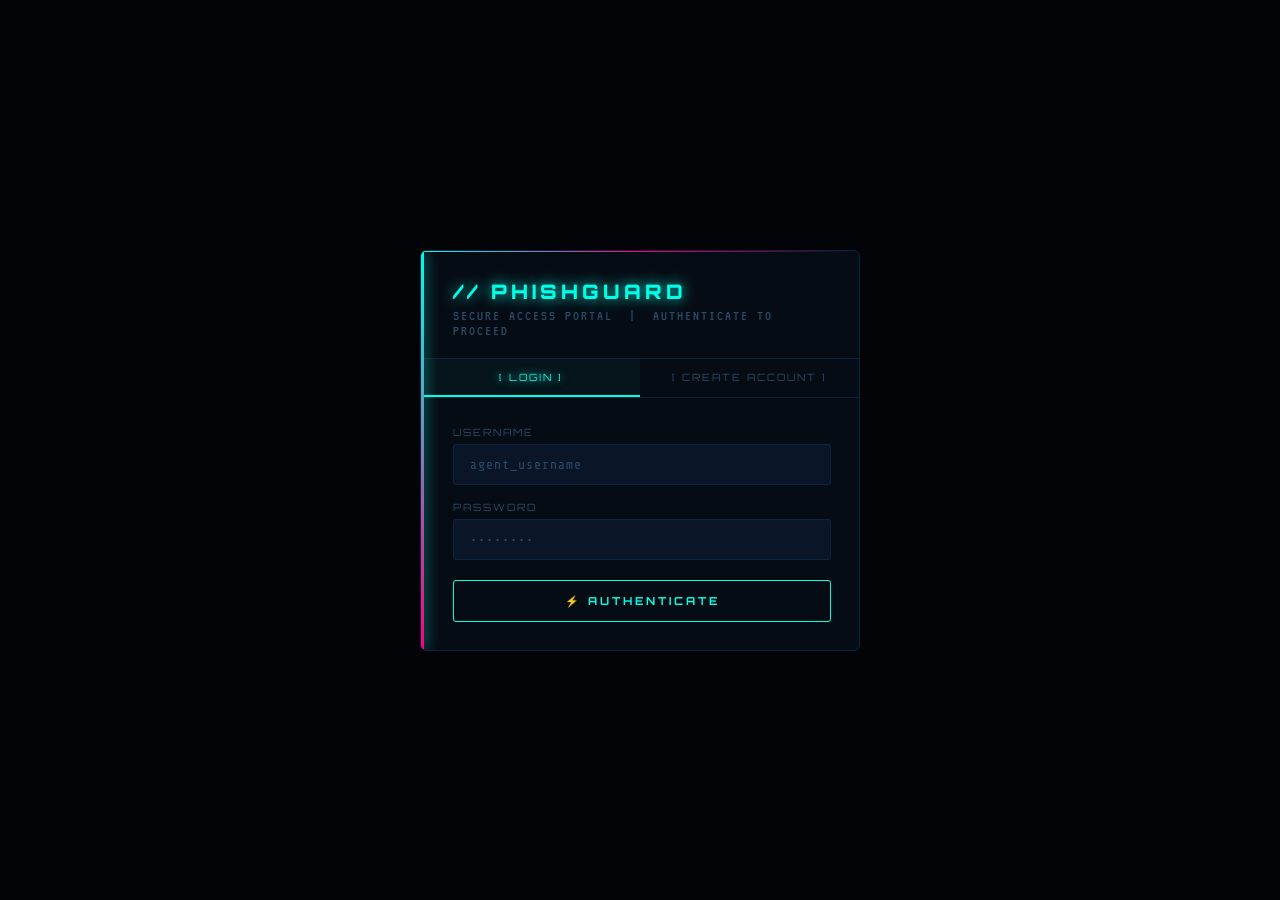
<file: milestone2/index.html>
<!DOCTYPE html>
<html lang="en">
<head>
<meta charset="UTF-8"/>
<meta name="viewport" content="width=device-width,initial-scale=1.0"/>
<title>PhishGuard // CYBER THREAT DETECTION</title>
<link href="https://fonts.googleapis.com/css2?family=Share+Tech+Mono&family=Orbitron:wght@400;700;900&family=VT323&display=swap" rel="stylesheet"/>
<style>
:root {
  --bg:      #020408;
  --bg2:     #060c14;
  --cyan:    #00ffe7;
  --magenta: #ff007f;
  --yellow:  #ffe600;
  --green:   #00ff41;
  --red:     #ff2a2a;
  --dim:     #0a1628;
  --border:  #0d2440;
  --text:    #b8d4f0;
  --muted:   #2a4a6a;
  --mono:    'Share Tech Mono', monospace;
  --display: 'Orbitron', sans-serif;
  --vt:      'VT323', monospace;
}
*,*::before,*::after{box-sizing:border-box;margin:0;padding:0}
*{cursor:crosshair}
html{scroll-behavior:smooth}
body{background:var(--bg);color:var(--text);font-family:var(--mono);min-height:100vh;overflow-x:hidden;position:relative}

/* scanlines */
body::before{content:'';position:fixed;inset:0;z-index:9998;pointer-events:none;background:repeating-linear-gradient(0deg,transparent,transparent 2px,rgba(0,0,0,.15) 2px,rgba(0,0,0,.15) 4px);animation:scanroll 8s linear infinite}
@keyframes scanroll{0%{background-position:0 0}100%{background-position:0 100px}}

/* hex grid */
body::after{content:'';position:fixed;inset:0;z-index:0;pointer-events:none;background-image:url("data:image/svg+xml,%3Csvg xmlns='http://www.w3.org/2000/svg' width='56' height='100'%3E%3Cpath d='M28 66L0 50V16L28 0l28 16v34L28 66zm0-2l26-15V18L28 2 2 18v30L28 64z' fill='none' stroke='%230d2440' stroke-width='1'/%3E%3C/svg%3E");opacity:.6}

@keyframes flicker{0%,19%,21%,23%,25%,54%,56%,100%{opacity:1}20%,24%,55%{opacity:.94}}

.glitch{position:relative;animation:flicker 4s infinite}
.glitch::before,.glitch::after{content:attr(data-text);position:absolute;left:0;top:0;width:100%}
.glitch::before{color:var(--magenta);clip-path:polygon(0 0,100% 0,100% 40%,0 40%);animation:glitch1 3s infinite;opacity:.7}
.glitch::after{color:var(--cyan);clip-path:polygon(0 60%,100% 60%,100% 100%,0 100%);animation:glitch2 3s infinite;opacity:.7}
@keyframes glitch1{0%,90%,100%{transform:translate(0)}91%{transform:translate(-3px,1px)}93%{transform:translate(3px,-1px)}95%{transform:translate(-2px,2px)}}
@keyframes glitch2{0%,85%,100%{transform:translate(0)}86%{transform:translate(3px,2px)}88%{transform:translate(-3px,-1px)}90%{transform:translate(2px,-2px)}}

.glow-c{text-shadow:0 0 8px var(--cyan),0 0 20px var(--cyan),0 0 40px var(--cyan)}
.glow-m{text-shadow:0 0 8px var(--magenta),0 0 20px var(--magenta)}
.glow-g{text-shadow:0 0 8px var(--green),0 0 20px var(--green)}
.glow-y{text-shadow:0 0 8px var(--yellow),0 0 20px var(--yellow)}
.glow-r{text-shadow:0 0 8px var(--red),0 0 20px var(--red)}

/* boot */
#boot{position:fixed;inset:0;z-index:9999;background:var(--bg);display:flex;flex-direction:column;align-items:center;justify-content:center;gap:4px;transition:opacity .5s}
#boot.hidden{opacity:0;pointer-events:none}
.boot-line{font-family:var(--vt);font-size:18px;color:var(--green);opacity:0;animation:bootfade .1s forwards;text-shadow:0 0 6px var(--green);width:min(620px,90vw)}
@keyframes bootfade{to{opacity:1}}

.wrap{position:relative;z-index:1;max-width:1200px;margin:0 auto;padding:0 24px 80px}

/* header */
header{padding:32px 0 24px;border-bottom:1px solid var(--border);margin-bottom:40px;position:relative}
header::after{content:'';position:absolute;bottom:-1px;left:0;width:200px;height:1px;background:linear-gradient(90deg,var(--cyan),transparent);box-shadow:0 0 10px var(--cyan)}
.header-top{display:flex;align-items:center;justify-content:space-between;margin-bottom:12px}
.logo-title{font-family:var(--display);font-size:clamp(20px,4vw,34px);font-weight:900;letter-spacing:4px;color:var(--cyan);text-transform:uppercase}
.logo-sub{font-family:var(--vt);font-size:18px;color:var(--muted);letter-spacing:3px;margin-top:4px}
.logo-sub span{color:var(--magenta)}
.header-right{display:flex;flex-direction:column;align-items:flex-end;gap:8px}
.system-time{font-family:var(--display);font-size:11px;color:var(--muted);letter-spacing:2px}
.threat-level{display:flex;align-items:center;gap:8px;font-family:var(--display);font-size:11px;letter-spacing:2px}
.threat-bar{display:flex;gap:3px}
.threat-seg{width:14px;height:6px;border-radius:2px;background:var(--border)}
.threat-seg.on-g{background:var(--green);box-shadow:0 0 6px var(--green)}
.threat-seg.on-y{background:var(--yellow);box-shadow:0 0 6px var(--yellow)}
.threat-seg.on-r{background:var(--red);box-shadow:0 0 6px var(--red)}

/* stats */
.stats-grid{display:grid;grid-template-columns:repeat(4,1fr);gap:12px;margin-bottom:32px}
.stat-card{background:var(--bg2);border:1px solid var(--border);border-radius:4px;padding:16px 20px;position:relative;overflow:hidden;transition:border-color .2s}
.stat-card:hover{border-color:var(--cyan)}
.stat-card::before{content:'';position:absolute;top:0;left:0;right:0;height:1px;background:linear-gradient(90deg,var(--cyan),transparent)}
.stat-label{font-size:10px;color:var(--muted);letter-spacing:2px;text-transform:uppercase;margin-bottom:10px}
.stat-value{font-family:var(--display);font-size:30px;font-weight:900;line-height:1}
.stat-delta{font-size:10px;color:var(--muted);margin-top:6px}
.corner{position:absolute;width:8px;height:8px}
.corner.tl{top:4px;left:4px;border-top:1px solid var(--cyan);border-left:1px solid var(--cyan)}
.corner.tr{top:4px;right:4px;border-top:1px solid var(--cyan);border-right:1px solid var(--cyan)}
.corner.bl{bottom:4px;left:4px;border-bottom:1px solid var(--cyan);border-left:1px solid var(--cyan)}
.corner.br{bottom:4px;right:4px;border-bottom:1px solid var(--cyan);border-right:1px solid var(--cyan)}

/* tabs */
.tabs{display:flex;border-bottom:1px solid var(--border);margin-bottom:32px}
.tab{padding:12px 22px;font-family:var(--display);font-size:11px;letter-spacing:2px;color:var(--muted);background:none;border:none;border-bottom:2px solid transparent;cursor:crosshair;transition:all .2s;text-transform:uppercase}
.tab:hover{color:var(--text)}
.tab.active{color:var(--cyan);border-bottom-color:var(--cyan);text-shadow:0 0 10px var(--cyan)}
.tab-panel{display:none}
.tab-panel.active{display:block}

/* panel */
.panel{background:var(--bg2);border:1px solid var(--border);border-radius:4px;position:relative;overflow:hidden;margin-bottom:20px}
.panel::before{content:'';position:absolute;top:0;left:0;width:3px;height:100%;background:var(--cyan);box-shadow:0 0 12px var(--cyan)}
.panel-head{padding:14px 20px 14px 24px;border-bottom:1px solid var(--border);display:flex;align-items:center;justify-content:space-between}
.panel-title{font-family:var(--display);font-size:11px;letter-spacing:2px;color:var(--cyan);text-transform:uppercase}
.panel-tag{font-size:10px;color:var(--muted);border:1px solid var(--border);padding:2px 8px;border-radius:2px;letter-spacing:1px}
.panel-body{padding:24px}

/* input */
.url-row{display:flex;gap:10px}
.url-input{flex:1;background:var(--dim);border:1px solid var(--border);border-radius:3px;padding:13px 18px;color:var(--cyan);font-family:var(--mono);font-size:14px;outline:none;transition:border-color .2s,box-shadow .2s;letter-spacing:1px}
.url-input::placeholder{color:var(--muted)}
.url-input:focus{border-color:var(--cyan);box-shadow:0 0 0 2px rgba(0,255,231,.1),inset 0 0 12px rgba(0,255,231,.04)}
.scan-btn{background:transparent;border:1px solid var(--cyan);color:var(--cyan);border-radius:3px;padding:13px 26px;font-family:var(--display);font-size:11px;font-weight:700;letter-spacing:3px;text-transform:uppercase;transition:all .2s;white-space:nowrap;position:relative;overflow:hidden}
.scan-btn::before{content:'';position:absolute;inset:0;background:var(--cyan);transform:scaleX(0);transform-origin:left;transition:transform .2s;z-index:0}
.scan-btn:hover::before{transform:scaleX(1)}
.scan-btn:hover{color:#000;box-shadow:0 0 20px rgba(0,255,231,.4)}
.scan-btn span{position:relative;z-index:1}
.scan-btn:disabled{opacity:.3}
.sec-btn{background:transparent;border:1px solid var(--border);color:var(--muted);border-radius:3px;padding:8px 16px;font-family:var(--display);font-size:10px;letter-spacing:2px;transition:all .2s}
.sec-btn:hover{border-color:var(--magenta);color:var(--magenta)}
.btn-row{display:flex;gap:10px;margin-top:14px}

/* progress */
.scan-progress{display:none;align-items:center;gap:12px;margin-top:10px}
.scan-progress.show{display:flex}
.prog-track{flex:1;height:2px;background:var(--border);border-radius:99px;overflow:hidden}
.prog-fill{height:100%;width:0%;background:linear-gradient(90deg,var(--cyan),var(--magenta));box-shadow:0 0 8px var(--cyan);transition:width .1s;border-radius:99px}
.prog-label{font-family:var(--vt);font-size:16px;color:var(--cyan);letter-spacing:1px;min-width:220px}

/* result */
.result-wrap{margin-top:20px;display:none;animation:fadeup .3s ease}
.result-wrap.show{display:block}
@keyframes fadeup{from{opacity:0;transform:translateY(10px)}to{opacity:1;transform:translateY(0)}}
.verdict-bar{display:flex;align-items:stretch;gap:16px;margin-bottom:16px}
.verdict-box{flex:0 0 160px;border-radius:4px;display:flex;flex-direction:column;align-items:center;justify-content:center;padding:20px;position:relative;overflow:hidden}
.verdict-box.phishing{background:rgba(255,0,127,.07);border:1px solid rgba(255,0,127,.4)}
.verdict-box.phishing::before{content:'';position:absolute;inset:0;background:repeating-linear-gradient(45deg,transparent,transparent 8px,rgba(255,0,127,.03) 8px,rgba(255,0,127,.03) 9px)}
.verdict-box.legit{background:rgba(0,255,65,.06);border:1px solid rgba(0,255,65,.3)}
.verdict-icon{font-size:40px;margin-bottom:8px}
.verdict-label{font-family:var(--display);font-size:12px;font-weight:900;letter-spacing:2px;text-transform:uppercase}
.result-meta{flex:1;display:flex;flex-direction:column;gap:8px}
.meta-row{display:flex;align-items:center;justify-content:space-between;background:var(--dim);border:1px solid var(--border);border-radius:3px;padding:10px 14px;gap:10px}
.meta-key{font-size:10px;color:var(--muted);letter-spacing:1px;white-space:nowrap}
.meta-val{font-size:13px;color:var(--text);word-break:break-all;text-align:right;flex:1}
.conf-label-row{display:flex;justify-content:space-between;font-size:10px;color:var(--muted);letter-spacing:1px;margin-bottom:6px}
.conf-track{height:8px;background:var(--border);border-radius:99px;overflow:hidden}
.conf-fill{height:100%;width:0%;border-radius:99px;transition:width 1.2s cubic-bezier(.16,1,.3,1)}
.conf-fill.phishing{background:linear-gradient(90deg,var(--magenta),var(--red));box-shadow:0 0 10px var(--magenta)}
.conf-fill.legit{background:linear-gradient(90deg,var(--cyan),var(--green));box-shadow:0 0 10px var(--cyan)}

/* features */
.features-title{font-family:var(--display);font-size:10px;letter-spacing:2px;color:var(--muted);text-transform:uppercase;margin:20px 0 10px}
.features-grid{display:grid;grid-template-columns:repeat(7,1fr);gap:8px}
.feat-chip{background:var(--dim);border:1px solid var(--border);border-radius:3px;padding:8px 6px;text-align:center;transition:border-color .2s}
.feat-chip:hover{border-color:var(--cyan)}
.feat-name{font-size:9px;color:var(--muted);letter-spacing:.5px;margin-bottom:4px}
.feat-val{font-family:var(--display);font-size:14px;font-weight:700;color:var(--cyan)}
.feat-val.alert{color:var(--magenta)}

/* risk bars */
.risk-grid{display:grid;gap:10px;margin-top:16px}
.risk-row{display:grid;grid-template-columns:130px 1fr 36px;align-items:center;gap:10px}
.risk-name{font-size:11px;color:var(--muted)}
.risk-track{height:4px;background:var(--border);border-radius:99px;overflow:hidden}
.risk-fill{height:100%;border-radius:99px;background:linear-gradient(90deg,var(--cyan),var(--magenta));box-shadow:0 0 6px var(--cyan);transition:width 1s cubic-bezier(.16,1,.3,1)}
.risk-score{font-size:11px;color:var(--cyan);text-align:right}

/* batch */
.batch-area{width:100%;background:var(--dim);border:1px solid var(--border);border-radius:3px;padding:14px;color:var(--cyan);font-family:var(--mono);font-size:13px;outline:none;resize:vertical;min-height:120px;letter-spacing:.5px;transition:border-color .2s}
.batch-area::placeholder{color:var(--muted)}
.batch-area:focus{border-color:var(--cyan)}
.batch-results{margin-top:16px;display:none}
.batch-results.show{display:block}

/* table */
.tbl-wrap{overflow:hidden;border-radius:4px;border:1px solid var(--border)}
table{width:100%;border-collapse:collapse}
thead tr{background:rgba(0,255,231,.03)}
th{padding:10px 14px;text-align:left;font-family:var(--display);font-size:9px;color:var(--muted);letter-spacing:2px;text-transform:uppercase;border-bottom:1px solid var(--border)}
td{padding:11px 14px;font-size:12px;border-bottom:1px solid rgba(255,255,255,.02);color:var(--muted);font-family:var(--mono)}
tr:last-child td{border-bottom:none}
tr:hover td{background:rgba(0,255,231,.02)}
.td-url{color:var(--text);max-width:260px;overflow:hidden;text-overflow:ellipsis;white-space:nowrap}
.badge{display:inline-block;padding:3px 10px;border-radius:2px;font-family:var(--display);font-size:9px;letter-spacing:1.5px}
.badge.phishing{background:rgba(255,0,127,.12);color:var(--magenta);border:1px solid rgba(255,0,127,.3)}
.badge.legit{background:rgba(0,255,65,.08);color:var(--green);border:1px solid rgba(0,255,65,.25)}
.del-btn{background:none;border:none;color:var(--muted);font-size:14px;border-radius:3px;padding:3px 7px;transition:all .15s}
.del-btn:hover{color:var(--red);background:rgba(255,42,42,.1)}

/* threat feed */
.feed-list{display:flex;flex-direction:column;gap:8px}
.feed-item{display:flex;align-items:center;gap:12px;background:var(--dim);border:1px solid var(--border);border-left:2px solid var(--magenta);border-radius:3px;padding:10px 14px;animation:slideright .3s ease}
@keyframes slideright{from{opacity:0;transform:translateX(-8px)}to{opacity:1;transform:translateX(0)}}
.feed-icon{font-size:18px}
.feed-url{font-size:12px;color:var(--text);flex:1;overflow:hidden;text-overflow:ellipsis;white-space:nowrap}
.feed-time{font-size:10px;color:var(--muted);white-space:nowrap}

/* toast */
#toast{position:fixed;bottom:28px;right:28px;z-index:9997;background:var(--bg2);border:1px solid var(--cyan);color:var(--cyan);padding:12px 20px;border-radius:3px;font-size:12px;letter-spacing:1px;box-shadow:0 0 20px rgba(0,255,231,.2);transform:translateY(60px);opacity:0;transition:all .3s cubic-bezier(.16,1,.3,1);pointer-events:none;font-family:var(--display)}
#toast.show{transform:translateY(0);opacity:1}

::-webkit-scrollbar{width:4px}
::-webkit-scrollbar-track{background:var(--bg)}
::-webkit-scrollbar-thumb{background:var(--border);border-radius:99px}
.empty{text-align:center;padding:40px;color:var(--muted);font-size:12px;letter-spacing:1px}
.loader-dot{display:inline-block;animation:blink 1s step-end infinite}
@keyframes blink{50%{opacity:0}}

@media(max-width:768px){
  .stats-grid{grid-template-columns:repeat(2,1fr)}
  .features-grid{grid-template-columns:repeat(4,1fr)}
  .verdict-bar{flex-direction:column}
  .verdict-box{flex:none}
  .url-row{flex-direction:column}
  .header-top{flex-direction:column;gap:12px;align-items:flex-start}
  .tabs{overflow-x:auto}
  .tab{padding:10px 14px;font-size:9px}
}

/* --- Auth overlay --------------------------------------- */
#authOverlay{position:fixed;inset:0;z-index:10000;background:var(--bg);display:flex;align-items:center;justify-content:center;transition:opacity .4s}
#authOverlay.hidden{opacity:0;pointer-events:none}

.auth-card{background:var(--bg2);border:1px solid var(--border);border-radius:6px;width:min(440px,92vw);position:relative;overflow:hidden}
.auth-card::before{content:'';position:absolute;top:0;left:0;width:3px;height:100%;background:linear-gradient(180deg,var(--cyan),var(--magenta));box-shadow:0 0 14px var(--cyan)}
.auth-card::after{content:'';position:absolute;top:0;left:0;right:0;height:1px;background:linear-gradient(90deg,var(--cyan),var(--magenta),transparent)}

.auth-header{padding:28px 28px 20px 32px;border-bottom:1px solid var(--border)}
.auth-logo{font-family:var(--display);font-size:20px;font-weight:900;letter-spacing:4px;color:var(--cyan);text-shadow:0 0 14px var(--cyan)}
.auth-sub{font-family:var(--vt);font-size:15px;color:var(--muted);letter-spacing:2px;margin-top:4px}

.auth-tabs{display:flex;border-bottom:1px solid var(--border)}
.auth-tab{flex:1;padding:12px;font-family:var(--display);font-size:10px;letter-spacing:2px;color:var(--muted);background:none;border:none;border-bottom:2px solid transparent;transition:all .2s;text-transform:uppercase}
.auth-tab.active{color:var(--cyan);border-bottom-color:var(--cyan);background:rgba(0,255,231,.03);text-shadow:0 0 8px var(--cyan)}
.auth-tab:hover:not(.active){color:var(--text)}

.auth-body{padding:28px 28px 28px 32px;display:flex;flex-direction:column;gap:16px}

.auth-field{display:flex;flex-direction:column;gap:6px}
.auth-label{font-size:10px;color:var(--muted);letter-spacing:2px;text-transform:uppercase;font-family:var(--display)}
.auth-input{background:var(--dim);border:1px solid var(--border);border-radius:3px;padding:12px 16px;color:var(--cyan);font-family:var(--mono);font-size:13px;outline:none;transition:border-color .2s,box-shadow .2s;letter-spacing:1px;width:100%}
.auth-input::placeholder{color:var(--muted)}
.auth-input:focus{border-color:var(--cyan);box-shadow:0 0 0 2px rgba(0,255,231,.1)}

.auth-btn{background:transparent;border:1px solid var(--cyan);color:var(--cyan);border-radius:3px;padding:13px;font-family:var(--display);font-size:11px;font-weight:700;letter-spacing:3px;text-transform:uppercase;width:100%;position:relative;overflow:hidden;transition:all .2s;margin-top:4px}
.auth-btn::before{content:'';position:absolute;inset:0;background:var(--cyan);transform:scaleX(0);transform-origin:left;transition:transform .25s;z-index:0}
.auth-btn:hover::before{transform:scaleX(1)}
.auth-btn:hover{color:#000;box-shadow:0 0 20px rgba(0,255,231,.4)}
.auth-btn span{position:relative;z-index:1}
.auth-btn:disabled{opacity:.4}

.auth-err{background:rgba(255,0,127,.08);border:1px solid rgba(255,0,127,.3);border-radius:3px;padding:10px 14px;font-size:11px;color:var(--magenta);letter-spacing:.5px;display:none}
.auth-err.show{display:block}
.auth-ok{background:rgba(0,255,65,.07);border:1px solid rgba(0,255,65,.25);border-radius:3px;padding:10px 14px;font-size:11px;color:var(--green);letter-spacing:.5px;display:none}
.auth-ok.show{display:block}

/* --- User badge in header ------------------------------- */
.user-badge{display:flex;align-items:center;gap:10px;margin-top:6px}
.user-dot{width:7px;height:7px;border-radius:50%;background:var(--green);box-shadow:0 0 8px var(--green);flex-shrink:0}
.user-name{font-family:var(--display);font-size:10px;letter-spacing:2px;color:var(--green)}
.logout-btn{font-family:var(--display);font-size:9px;letter-spacing:1px;color:var(--muted);background:none;border:1px solid var(--border);border-radius:2px;padding:3px 8px;transition:all .15s}
.logout-btn:hover{color:var(--red);border-color:var(--red)}
</style>
</head>
<body>

<!-- Auth Overlay -->
<div id="authOverlay">
  <div class="auth-card">
    <div class="auth-header">
      <div class="auth-logo">// PHISHGUARD</div>
      <div class="auth-sub">SECURE ACCESS PORTAL &nbsp;|&nbsp; AUTHENTICATE TO PROCEED</div>
    </div>
    <div class="auth-tabs">
      <button class="auth-tab active" onclick="switchAuthTab('login')">[ LOGIN ]</button>
      <button class="auth-tab" onclick="switchAuthTab('signup')">[ CREATE ACCOUNT ]</button>
    </div>

    <!-- LOGIN FORM -->
    <div class="auth-body" id="authLogin">
      <div class="auth-field">
        <div class="auth-label">Username</div>
        <input class="auth-input" id="loginUser" type="text" placeholder="agent_username" autocomplete="username" onkeydown="if(event.key==='Enter')doLogin()"/>
      </div>
      <div class="auth-field">
        <div class="auth-label">Password</div>
        <input class="auth-input" id="loginPass" type="password" placeholder="&#8226;&#8226;&#8226;&#8226;&#8226;&#8226;&#8226;&#8226;" autocomplete="current-password" onkeydown="if(event.key==='Enter')doLogin()"/>
      </div>
      <div class="auth-err" id="loginErr"></div>
      <button class="auth-btn" id="loginBtn" onclick="doLogin()"><span>&#9889; AUTHENTICATE</span></button>
    </div>

    <!-- SIGNUP FORM -->
    <div class="auth-body" id="authSignup" style="display:none">
      <div class="auth-field">
        <div class="auth-label">Username</div>
        <input class="auth-input" id="signUser" type="text" placeholder="choose_callsign" autocomplete="username"/>
      </div>
      <div class="auth-field">
        <div class="auth-label">Email</div>
        <input class="auth-input" id="signEmail" type="email" placeholder="agent@domain.com" autocomplete="email"/>
      </div>
      <div class="auth-field">
        <div class="auth-label">Password <span style="color:var(--muted);font-size:9px">(min 6 chars)</span></div>
        <input class="auth-input" id="signPass" type="password" placeholder="&#8226;&#8226;&#8226;&#8226;&#8226;&#8226;&#8226;&#8226;" autocomplete="new-password"/>
      </div>
      <div class="auth-err" id="signErr"></div>
      <div class="auth-ok" id="signOk"></div>
      <button class="auth-btn" id="signBtn" onclick="doSignup()"><span>&#9889; CREATE ACCOUNT</span></button>
    </div>
  </div>
</div>

<!-- Boot screen -->
<div id="boot">
  <div class="boot-line" style="animation-delay:.1s">PHISHGUARD OS v3.7.1 &mdash; INITIALIZING...</div>
  <div class="boot-line" style="animation-delay:.4s">LOADING RANDOM FOREST CLASSIFIER MODULE... OK</div>
  <div class="boot-line" style="animation-delay:.7s">CONNECTING TO THREAT DATABASE... OK</div>
  <div class="boot-line" style="animation-delay:1.0s">LOADING FEATURE EXTRACTION ENGINE... OK</div>
  <div class="boot-line" style="animation-delay:1.3s">SCANNING NETWORK INTERFACES... OK</div>
  <div class="boot-line" style="animation-delay:1.6s">CALIBRATING ML DECISION BOUNDARIES... OK</div>
  <div class="boot-line" style="animation-delay:1.9s;color:#ff007f">WARNING: ELEVATED PHISHING ACTIVITY DETECTED IN REGION</div>
  <div class="boot-line" style="animation-delay:2.2s">LAUNCHING CYBER THREAT DETECTION INTERFACE...</div>
  <div class="boot-line" style="animation-delay:2.5s;color:#ffe600">&#9632;&#9632;&#9632;&#9632;&#9632;&#9632;&#9632;&#9632;&#9632;&#9632;&#9632;&#9632;&#9632;&#9632;&#9632;&#9632;&#9632;&#9632;&#9632;&#9632; 100%</div>
</div>

<div class="wrap">
  <header>
    <div class="header-top">
      <div>
        <div class="logo-title glitch glow-c" data-text="// PHISHGUARD">&nbsp;// PHISHGUARD</div>
        <div class="logo-sub">CYBER THREAT DETECTION SYSTEM &nbsp;|&nbsp; <span>ML ENGINE ACTIVE</span></div>
      </div>
      <div class="header-right">
        <div class="system-time" id="sysTime">SYS TIME: --:--:--</div>
        <div class="threat-level">
          <span style="font-size:10px;color:var(--muted);letter-spacing:1px">THREAT LVL</span>
          <div class="threat-bar">
            <div class="threat-seg on-g"></div>
            <div class="threat-seg on-g"></div>
            <div class="threat-seg on-y"></div>
            <div class="threat-seg on-y"></div>
            <div class="threat-seg"></div>
          </div>
          <span style="font-size:10px;color:var(--yellow);letter-spacing:1px">ELEVATED</span>
        </div>
        <div class="user-badge" id="userBadge" style="display:none">
          <div class="user-dot"></div>
          <span class="user-name" id="userNameDisplay">AGENT</span>
          <button class="logout-btn" onclick="doLogout()">LOGOUT</button>
        </div>
      </div>
    </div>
  </header>

  <!-- Stats -->
  <div class="stats-grid">
    <div class="stat-card">
      <div class="corner tl"></div><div class="corner tr"></div><div class="corner bl"></div><div class="corner br"></div>
      <div class="stat-label">URLs Analysed</div>
      <div class="stat-value glow-c" id="statTotal">0</div>
      <div class="stat-delta">All time scans</div>
    </div>
    <div class="stat-card">
      <div class="stat-label">Threats Detected</div>
      <div class="stat-value glow-m" id="statPhishing" style="color:var(--magenta)">0</div>
      <div class="stat-delta">Confirmed phishing</div>
    </div>
    <div class="stat-card">
      <div class="stat-label">Safe URLs</div>
      <div class="stat-value glow-g" id="statLegit" style="color:var(--green)">0</div>
      <div class="stat-delta">Verified legit</div>
    </div>
    <div class="stat-card">
      <div class="stat-label">Phishing Rate</div>
      <div class="stat-value glow-y" id="statRate" style="color:var(--yellow)">0%</div>
      <div class="stat-delta">Of total scans</div>
    </div>
  </div>

  <!-- Tabs -->
  <div class="tabs">
    <button class="tab active" onclick="switchTab(this,'single')">[ SINGLE SCAN ]</button>
    <button class="tab" onclick="switchTab(this,'batch')">[ BATCH SCAN ]</button>
    <button class="tab" onclick="switchTab(this,'history')">[ SCAN LOG ]</button>
    <button class="tab" onclick="switchTab(this,'threats')">[ THREAT FEED ]</button>
  </div>

  <!-- SINGLE SCAN -->
  <div class="tab-panel active" id="panel-single">
    <div class="panel">
      <div class="panel-head">
        <div class="panel-title">URL THREAT ANALYSER</div>
        <div class="panel-tag">RANDOM FOREST // 200 ESTIMATORS</div>
      </div>
      <div class="panel-body">
        <div class="url-row">
          <input class="url-input" id="urlInput" type="text"
            placeholder="https://target-url-to-analyse.com/path"
            onkeydown="if(event.key==='Enter')scanUrl()"/>
          <button class="scan-btn" id="scanBtn" onclick="scanUrl()">
            <span>&#9889; EXECUTE SCAN</span>
          </button>
        </div>
        <div class="scan-progress" id="scanProgress">
          <div class="prog-track"><div class="prog-fill" id="progFill"></div></div>
          <div class="prog-label" id="progLabel">INITIALIZING<span class="loader-dot">_</span></div>
        </div>

        <div class="result-wrap" id="resultWrap">
          <div class="verdict-bar">
            <div class="verdict-box" id="verdictBox">
              <div class="verdict-icon" id="verdictIcon"></div>
              <div class="verdict-label" id="verdictLabel"></div>
            </div>
            <div class="result-meta">
              <div class="meta-row">
                <div class="meta-key">TARGET URL</div>
                <div class="meta-val" id="metaUrl" style="color:var(--cyan);font-size:11px"></div>
              </div>
              <div class="meta-row">
                <div class="meta-key">CLASSIFICATION</div>
                <div class="meta-val" id="metaClass"></div>
              </div>
              <div class="meta-row" style="flex-direction:column;align-items:stretch">
                <div class="conf-label-row">
                  <span>MODEL CONFIDENCE</span>
                  <span id="confVal"></span>
                </div>
                <div class="conf-track">
                  <div class="conf-fill" id="confFill"></div>
                </div>
              </div>
            </div>
          </div>

          <div class="features-title">// FEATURE RISK BREAKDOWN</div>
          <div class="risk-grid" id="riskGrid"></div>

          <div class="features-title" style="margin-top:18px">// EXTRACTED FEATURE VECTOR</div>
          <div class="features-grid" id="featuresGrid"></div>
        </div>
      </div>
    </div>
  </div>

  <!-- BATCH SCAN -->
  <div class="tab-panel" id="panel-batch">
    <div class="panel">
      <div class="panel-head">
        <div class="panel-title">BATCH URL SCANNER</div>
        <div class="panel-tag">MAX 20 URLS PER BATCH</div>
      </div>
      <div class="panel-body">
        <textarea class="batch-area" id="batchInput"
          placeholder="Paste URLs &mdash; one per line:&#10;https://example.com&#10;http://suspicious-site.net/login&#10;https://bank-secure-verify.xyz/account"></textarea>
        <div class="btn-row">
          <button class="scan-btn" onclick="runBatch()"><span>&#9889; SCAN ALL URLS</span></button>
          <button class="sec-btn" onclick="document.getElementById('batchInput').value=''">CLEAR</button>
        </div>
        <div class="batch-results tbl-wrap" id="batchResults">
          <table>
            <thead><tr><th>#</th><th>URL</th><th>VERDICT</th><th>CONFIDENCE</th></tr></thead>
            <tbody id="batchBody"></tbody>
          </table>
        </div>
      </div>
    </div>
  </div>

  <!-- SCAN LOG -->
  <div class="tab-panel" id="panel-history">
    <div style="display:flex;justify-content:space-between;align-items:center;margin-bottom:12px">
      <div style="font-family:var(--display);font-size:11px;letter-spacing:2px;color:var(--cyan)">// SCAN HISTORY LOG</div>
      <button class="sec-btn" onclick="loadHistory()">&#8635; REFRESH</button>
    </div>
    <div class="tbl-wrap">
      <table>
        <thead><tr><th>ID</th><th>URL</th><th>VERDICT</th><th>CONFIDENCE</th><th>TIMESTAMP</th><th></th></tr></thead>
        <tbody id="historyBody">
          <tr><td colspan="6"><div class="empty">LOADING LOG<span class="loader-dot">_</span></div></td></tr>
        </tbody>
      </table>
    </div>
  </div>

  <!-- THREAT FEED -->
  <div class="tab-panel" id="panel-threats">
    <div style="display:flex;justify-content:space-between;align-items:center;margin-bottom:16px">
      <div style="font-family:var(--display);font-size:11px;letter-spacing:2px;color:var(--magenta)">// LIVE THREAT FEED</div>
      <button class="sec-btn" onclick="loadThreatFeed()">&#8635; REFRESH</button>
    </div>
    <div class="feed-list" id="threatFeed">
      <div class="empty">NO THREATS LOGGED YET</div>
    </div>
  </div>
</div>

<div id="toast"></div>

<script>
const API = (window.location.protocol === 'file:' || !window.location.origin || window.location.origin === 'null')
  ? 'http://localhost:8000'
  : window.location.origin;
const FEAT_NAMES = ['URL Len','IP Addr','Has @','//Redir','Hyphen','Dot Cnt','HTTPS','Domain Age','Page Rank','Has #','Script Len','Digits','Shortener','iFrame'];

// --- Auth State --------------------------------------------------------------
let authToken = sessionStorage.getItem('pg_token') || null;
let authUser  = JSON.parse(sessionStorage.getItem('pg_user') || 'null');

function authHeaders() {
  return { 'Content-Type': 'application/json', 'Authorization': `Bearer ${authToken}` };
}

function setSession(token, user) {
  authToken = token; authUser = user;
  sessionStorage.setItem('pg_token', token);
  sessionStorage.setItem('pg_user', JSON.stringify(user));
  document.getElementById('userBadge').style.display = 'flex';
  document.getElementById('userNameDisplay').textContent = user.username.toUpperCase();
}

function clearSession() {
  authToken = null; authUser = null;
  sessionStorage.removeItem('pg_token');
  sessionStorage.removeItem('pg_user');
  document.getElementById('userBadge').style.display = 'none';
}

function showAuthOverlay() {
  const overlay = document.getElementById('authOverlay');
  if (overlay) { overlay.classList.remove('hidden'); }
  else { location.reload(); }
}

// --- Auth Tab Switch ---------------------------------------------------------
function switchAuthTab(tab) {
  document.querySelectorAll('.auth-tab').forEach((t,i) => t.classList.toggle('active', (i===0&&tab==='login')||(i===1&&tab==='signup')));
  document.getElementById('authLogin').style.display  = tab === 'login'  ? 'flex' : 'none';
  document.getElementById('authSignup').style.display = tab === 'signup' ? 'flex' : 'none';
}

// --- Login -------------------------------------------------------------------
async function doLogin() {
  const username = document.getElementById('loginUser').value.trim();
  const password = document.getElementById('loginPass').value;
  const errEl    = document.getElementById('loginErr');
  const btn      = document.getElementById('loginBtn');
  errEl.classList.remove('show');
  if (!username || !password) { errEl.textContent = 'ALL FIELDS REQUIRED'; errEl.classList.add('show'); return; }
  btn.disabled = true; btn.querySelector('span').textContent = 'AUTHENTICATING_';
  try {
    const res  = await fetch(`${API}/api/auth/login`, { method:'POST', headers:{'Content-Type':'application/json'}, body:JSON.stringify({username,password}) });
    const data = await res.json();
    if (!res.ok) { errEl.textContent = (data.detail||'LOGIN FAILED').toUpperCase(); errEl.classList.add('show'); return; }
    setSession(data.token, data.user);
    document.getElementById('authOverlay').classList.add('hidden');
    setTimeout(() => document.getElementById('authOverlay').remove(), 500);
    bootSequence();
  } catch(e) { errEl.textContent = 'BACKEND OFFLINE &mdash; START SERVER'; errEl.classList.add('show'); }
  finally { btn.disabled = false; btn.querySelector('span').textContent = '&#9889; AUTHENTICATE'; }
}

// --- Signup ------------------------------------------------------------------
async function doSignup() {
  const username = document.getElementById('signUser').value.trim();
  const email    = document.getElementById('signEmail').value.trim();
  const password = document.getElementById('signPass').value;
  const errEl    = document.getElementById('signErr');
  const okEl     = document.getElementById('signOk');
  const btn      = document.getElementById('signBtn');
  errEl.classList.remove('show'); okEl.classList.remove('show');
  if (!username||!email||!password) { errEl.textContent='ALL FIELDS REQUIRED'; errEl.classList.add('show'); return; }
  btn.disabled = true; btn.querySelector('span').textContent = 'REGISTERING_';
  try {
    const res  = await fetch(`${API}/api/auth/signup`, { method:'POST', headers:{'Content-Type':'application/json'}, body:JSON.stringify({username,email,password}) });
    const data = await res.json();
    if (!res.ok) { errEl.textContent = (data.detail||'SIGNUP FAILED').toUpperCase(); errEl.classList.add('show'); return; }
    okEl.textContent = `ACCOUNT CREATED &mdash; WELCOME, ${username.toUpperCase()}`;
    okEl.classList.add('show');
    setSession(data.token, data.user);
    setTimeout(() => {
      document.getElementById('authOverlay').classList.add('hidden');
      setTimeout(() => document.getElementById('authOverlay').remove(), 500);
      bootSequence();
    }, 1000);
  } catch(e) { errEl.textContent = 'BACKEND OFFLINE &mdash; START SERVER'; errEl.classList.add('show'); }
  finally { btn.disabled = false; btn.querySelector('span').textContent = '&#9889; CREATE ACCOUNT'; }
}

// --- Logout ------------------------------------------------------------------
async function doLogout() {
  try { await fetch(`${API}/api/auth/logout`, { method:'POST', headers: authHeaders() }); } catch(e){}
  clearSession();
  location.reload();
}

// --- Check existing session on load -----------------------------------------
window.addEventListener('DOMContentLoaded', () => {
  if (authToken && authUser) {
    // Verify token is still valid
    fetch(`${API}/api/auth/me`, { headers: authHeaders() })
      .then(r => {
        if (r.ok) {
          document.getElementById('authOverlay').classList.add('hidden');
          setTimeout(() => document.getElementById('authOverlay').remove(), 400);
          document.getElementById('userBadge').style.display = 'flex';
          document.getElementById('userNameDisplay').textContent = authUser.username.toUpperCase();
          bootSequence();
        } else {
          clearSession();
          showAuthOverlay();
        }
      }).catch(() => { clearSession(); showAuthOverlay(); });
  }
});

// --- Boot sequence (only runs after auth) -----------------------------------
function bootSequence() {
  setTimeout(() => {
    document.getElementById('boot').classList.add('hidden');
    setTimeout(() => document.getElementById('boot').remove(), 600);
    loadStats(); loadHistory(); loadThreatFeed();
  }, 3100);
}

/* clock */
setInterval(() => {
  const t = new Date(), p = n => String(n).padStart(2,'0');
  document.getElementById('sysTime').textContent =
    `SYS TIME: ${p(t.getHours())}:${p(t.getMinutes())}:${p(t.getSeconds())}`;
}, 1000);

/* tabs */
function switchTab(btn, id) {
  document.querySelectorAll('.tab').forEach(t => t.classList.remove('active'));
  document.querySelectorAll('.tab-panel').forEach(p => p.classList.remove('active'));
  btn.classList.add('active');
  document.getElementById('panel-' + id).classList.add('active');
}

/* single scan */
async function scanUrl() {
  const url = document.getElementById('urlInput').value.trim();
  if (!url) { showToast('INPUT URL REQUIRED'); return; }
  const btn = document.getElementById('scanBtn');
  btn.disabled = true;
  document.getElementById('resultWrap').classList.remove('show');
  const prog = document.getElementById('scanProgress');
  const fill = document.getElementById('progFill');
  const lbl  = document.getElementById('progLabel');
  prog.classList.add('show');
  const steps = [[15,'PARSING URL STRUCTURE'],[30,'EXTRACTING FEATURES'],[55,'RUNNING CLASSIFIER'],[75,'COMPUTING PROBABILITIES'],[90,'CHECKING THREAT DB'],[100,'ANALYSIS COMPLETE']];
  let i = 0;
  const tick = setInterval(() => {
    if (i < steps.length) {
      fill.style.width = steps[i][0] + '%';
      lbl.innerHTML = steps[i][1] + '<span class="loader-dot">_</span>';
      i++;
    }
  }, 200);
  try {
    const res  = await fetch(`${API}/api/predict`, { method:'POST', headers: authHeaders(), body:JSON.stringify({url}) });
    const data = await res.json();
    clearInterval(tick); fill.style.width='100%'; lbl.innerHTML='ANALYSIS COMPLETE';
    if (!res.ok) {
      if (res.status === 401) { showToast('SESSION EXPIRED - PLEASE LOG IN AGAIN'); clearSession(); showAuthOverlay(); return; }
      showToast('ERROR: ' + (data.detail || 'Scan failed')); return;
    }
    setTimeout(() => { prog.classList.remove('show'); fill.style.width='0%'; renderResult(data); loadStats(); loadHistory(); if(data.is_phishing) loadThreatFeed(); }, 400);
  } catch(e) {
    clearInterval(tick); prog.classList.remove('show');
    showToast('NETWORK ERROR &mdash; Check server is running at: ' + API);
  } finally { btn.disabled = false; }
}

function renderResult(d) {
  const cls = d.is_phishing ? 'phishing' : 'legit';
  document.getElementById('verdictBox').className = 'verdict-box ' + cls;
  document.getElementById('verdictIcon').textContent = d.is_phishing ? '&#9888;' : '&#10003;';
  const vl = document.getElementById('verdictLabel');
  vl.textContent = d.is_phishing ? 'PHISHING' : 'SAFE';
  vl.style.color = d.is_phishing ? 'var(--magenta)' : 'var(--green)';
  document.getElementById('metaUrl').textContent   = d.url;
  document.getElementById('metaClass').textContent = d.prediction.toUpperCase();
  document.getElementById('metaClass').style.color = d.is_phishing ? 'var(--magenta)' : 'var(--green)';
  document.getElementById('confVal').textContent   = d.confidence + '%';
  const cf = document.getElementById('confFill');
  cf.className = 'conf-fill ' + cls;
  setTimeout(() => cf.style.width = d.confidence + '%', 50);

  const risks = [
    { name:'URL Length',      val:Math.min(d.features[0]/200*100,100) },
    { name:'IP in URL',       val:d.features[1]*100 },
    { name:'@ Symbol',        val:d.features[2]*100 },
    { name:'Redirect //',     val:d.features[3]*100 },
    { name:'Hyphen in host',  val:d.features[4]*100 },
    { name:'Subdomain depth', val:Math.min(d.features[5]/4*100,100) },
    { name:'URL Shortener',   val:d.features[12]*100 },
  ];
  document.getElementById('riskGrid').innerHTML = risks.map(r =>
    `<div class="risk-row">
      <div class="risk-name">${r.name}</div>
      <div class="risk-track"><div class="risk-fill" style="width:${r.val}%"></div></div>
      <div class="risk-score">${Math.round(r.val)}</div>
    </div>`
  ).join('');

  document.getElementById('featuresGrid').innerHTML = d.features.map((v,i) =>
    `<div class="feat-chip">
      <div class="feat-name">${FEAT_NAMES[i]}</div>
      <div class="feat-val ${v>0&&[1,2,3,4,12,13].includes(i)?'alert':''}">${v}</div>
    </div>`
  ).join('');

  document.getElementById('resultWrap').classList.add('show');
}

/* batch */
async function runBatch() {
  const raw = document.getElementById('batchInput').value.trim();
  if (!raw) { showToast('PASTE URLS FIRST'); return; }
  const urls = [...new Set(raw.split('\n').map(u=>u.trim()).filter(Boolean))].slice(0,20);
  const body = document.getElementById('batchBody');
  const wrap = document.getElementById('batchResults');
  body.innerHTML = ''; wrap.classList.add('show');
  for (let i=0; i<urls.length; i++) {
    let url = urls[i];
    if (!url.startsWith('http')) url = 'https://' + url;
    body.innerHTML += `<tr id="br-${i}"><td>${i+1}</td><td class="td-url">${url}</td><td><span class="loader-dot">SCANNING_</span></td><td>&mdash;</td></tr>`;
    try {
      const res  = await fetch(`${API}/api/predict`,{method:'POST',headers:authHeaders(),body:JSON.stringify({url})});
      const data = await res.json();
      const row  = document.getElementById(`br-${i}`);
      row.cells[2].innerHTML = `<span class="badge ${data.prediction.toLowerCase()}">${data.prediction.toUpperCase()}</span>`;
      row.cells[3].textContent = data.confidence + '%';
    } catch(e) { document.getElementById(`br-${i}`).cells[2].textContent='ERROR'; }
  }
  loadStats(); loadHistory(); loadThreatFeed();
  showToast(`BATCH COMPLETE &mdash; ${urls.length} URLS PROCESSED`);
}

/* history */
async function loadHistory() {
  try {
    const rows = await (await fetch(`${API}/api/history?limit=20`, {headers: authHeaders()})).json();
    const body = document.getElementById('historyBody');
    if (!rows.length) { body.innerHTML='<tr><td colspan="6"><div class="empty">NO RECORDS FOUND</div></td></tr>'; return; }
    body.innerHTML = rows.map(r=>`
      <tr>
        <td>${r.id}</td>
        <td class="td-url" title="${r.url}">${r.url}</td>
        <td><span class="badge ${r.prediction.toLowerCase()}">${r.prediction.toUpperCase()}</span></td>
        <td>${r.confidence}%</td>
        <td style="font-size:10px">${new Date(r.created_at).toLocaleString()}</td>
        <td><button class="del-btn" onclick="delRecord(${r.id})">&#10005;</button></td>
      </tr>`).join('');
  } catch(e) {
    document.getElementById('historyBody').innerHTML='<tr><td colspan="6"><div class="empty">BACKEND OFFLINE</div></td></tr>';
  }
}
async function delRecord(id) {
  await fetch(`${API}/api/history/${id}`,{method:'DELETE', headers: authHeaders()});
  loadHistory(); loadStats(); showToast('RECORD PURGED');
}

/* stats */
async function loadStats() {
  try {
    const d = await (await fetch(`${API}/api/stats`, {headers: authHeaders()})).json();
    animCount('statTotal',    d.total_scanned);
    animCount('statPhishing', d.phishing_detected);
    animCount('statLegit',    d.legit_detected);
    document.getElementById('statRate').textContent = d.phishing_rate + '%';
  } catch(e) {}
}
function animCount(id, target) {
  const el=document.getElementById(id), cur=parseInt(el.textContent)||0, step=Math.max(1,Math.ceil((target-cur)/15));
  if(cur===target) return;
  let v=cur;
  const t=setInterval(()=>{ v=Math.min(v+step,target); el.textContent=v; if(v>=target)clearInterval(t); },40);
}

/* threat feed */
async function loadThreatFeed() {
  try {
    const rows = await (await fetch(`${API}/api/history?limit=10`, {headers: authHeaders()})).json();
    const feed = document.getElementById('threatFeed');
    const threats = rows.filter(r=>r.prediction==='Phishing');
    if(!threats.length) { feed.innerHTML='<div class="empty">NO THREATS DETECTED YET</div>'; return; }
    feed.innerHTML = threats.map(r=>`
      <div class="feed-item">
        <div class="feed-icon">&#9888;</div>
        <div class="feed-url">${r.url}</div>
        <div style="font-family:var(--display);font-size:10px;color:var(--magenta);margin-right:8px">${r.confidence}%</div>
        <div class="feed-time">${new Date(r.created_at).toLocaleTimeString()}</div>
      </div>`).join('');
  } catch(e) {}
}

/* toast */
function showToast(msg) {
  const t=document.getElementById('toast');
  t.textContent='// '+msg; t.classList.add('show');
  setTimeout(()=>t.classList.remove('show'),3000);
}
</script>
</body>
</html>
</file>
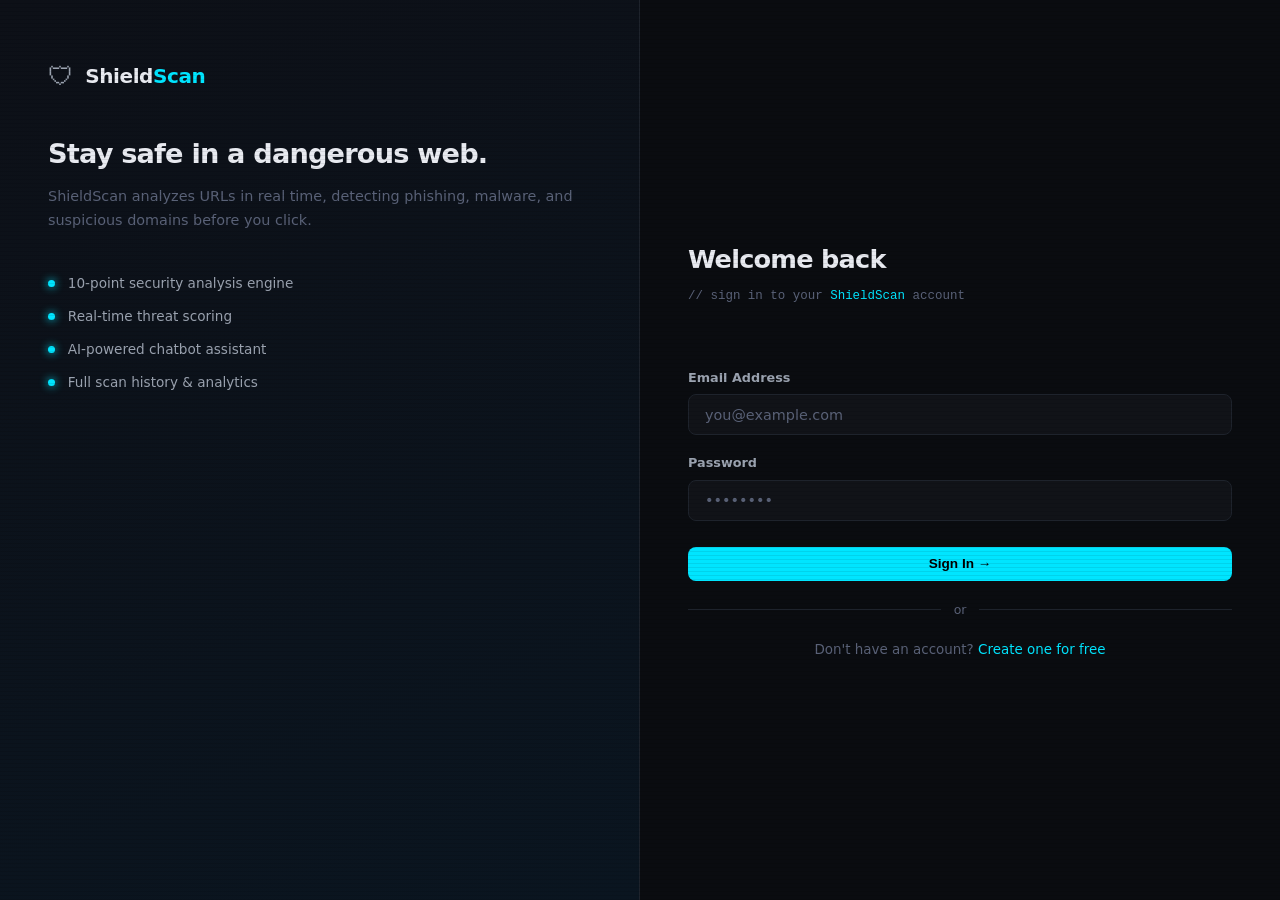
<file: login.html>
<!DOCTYPE html>
<html lang="en">
<head>
  <meta charset="UTF-8">
  <meta name="viewport" content="width=device-width, initial-scale=1.0">
  <title>ShieldScan — Sign In</title>
  <link rel="stylesheet" href="css/styles.css">
  <link rel="stylesheet" href="css/auth.css">
</head>
<body class="auth-body">
<div class="scanlines"></div>

<div class="auth-split anim-fade-up">

  <!-- Left branding panel -->
  <div class="auth-panel">
    <div class="auth-panel-brand">
      <div class="brand-icon">🛡</div>
      <div class="brand-name">Shield<em>Scan</em></div>
    </div>

    <div class="auth-panel-hero">
      <h2>Stay safe in a dangerous web.</h2>
      <p>ShieldScan analyzes URLs in real time, detecting phishing, malware, and suspicious domains before you click.</p>
    </div>

    <div class="auth-panel-features">
      <div class="auth-feature">
        <div class="auth-feature-dot"></div>
        <span>10-point security analysis engine</span>
      </div>
      <div class="auth-feature">
        <div class="auth-feature-dot"></div>
        <span>Real-time threat scoring</span>
      </div>
      <div class="auth-feature">
        <div class="auth-feature-dot"></div>
        <span>AI-powered chatbot assistant</span>
      </div>
      <div class="auth-feature">
        <div class="auth-feature-dot"></div>
        <span>Full scan history & analytics</span>
      </div>
    </div>
  </div>

  <!-- Right form panel -->
  <div class="auth-form-panel">
    <div class="auth-form-header">
      <h2>Welcome back</h2>
      <p>// sign in to your <span>ShieldScan</span> account</p>
    </div>

    <div class="auth-error" id="loginError"></div>

    <form id="loginForm" novalidate>
      <div class="form-group">
        <label class="form-label" for="loginEmail">Email Address</label>
        <input
          type="email"
          id="loginEmail"
          class="form-input"
          placeholder="you@example.com"
          autocomplete="email"
        >
      </div>

      <div class="form-group">
        <label class="form-label" for="loginPass">Password</label>
        <input
          type="password"
          id="loginPass"
          class="form-input"
          placeholder="••••••••"
          autocomplete="current-password"
        >
      </div>

      <button type="submit" class="btn btn-primary btn-full" style="margin-top:0.5rem;">
        Sign In →
      </button>
    </form>

    <div class="divider">or</div>

    <p class="auth-switch-text">
      Don't have an account?
      <a href="signup.html">Create one for free</a>
    </p>
  </div>
</div>

<div id="toast"></div>

<script src="js/app.js"></script>
<script src="js/auth.js"></script>
</body>
</html>
</file>
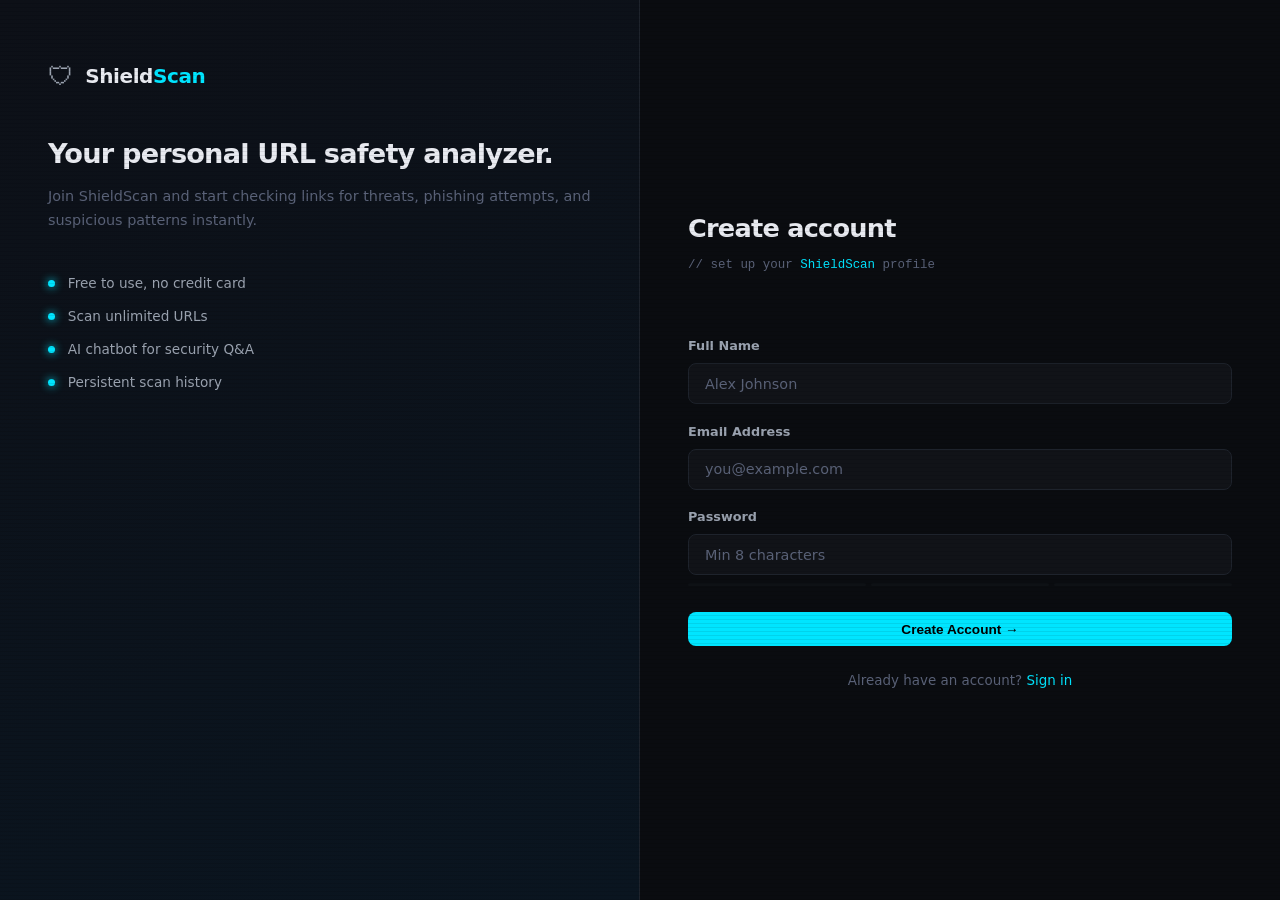
<file: signup.html>
<!DOCTYPE html>
<html lang="en">
<head>
  <meta charset="UTF-8">
  <meta name="viewport" content="width=device-width, initial-scale=1.0">
  <title>ShieldScan — Create Account</title>
  <link rel="stylesheet" href="css/styles.css">
  <link rel="stylesheet" href="css/auth.css">
</head>
<body class="auth-body">
<div class="scanlines"></div>

<div class="auth-split anim-fade-up">

  <!-- Left branding panel -->
  <div class="auth-panel">
    <div class="auth-panel-brand">
      <div class="brand-icon">🛡</div>
      <div class="brand-name">Shield<em>Scan</em></div>
    </div>

    <div class="auth-panel-hero">
      <h2>Your personal URL safety analyzer.</h2>
      <p>Join ShieldScan and start checking links for threats, phishing attempts, and suspicious patterns instantly.</p>
    </div>

    <div class="auth-panel-features">
      <div class="auth-feature">
        <div class="auth-feature-dot"></div>
        <span>Free to use, no credit card</span>
      </div>
      <div class="auth-feature">
        <div class="auth-feature-dot"></div>
        <span>Scan unlimited URLs</span>
      </div>
      <div class="auth-feature">
        <div class="auth-feature-dot"></div>
        <span>AI chatbot for security Q&A</span>
      </div>
      <div class="auth-feature">
        <div class="auth-feature-dot"></div>
        <span>Persistent scan history</span>
      </div>
    </div>
  </div>

  <!-- Right form panel -->
  <div class="auth-form-panel">
    <div class="auth-form-header">
      <h2>Create account</h2>
      <p>// set up your <span>ShieldScan</span> profile</p>
    </div>

    <div class="auth-error" id="signupError"></div>

    <form id="signupForm" novalidate>
      <div class="form-group">
        <label class="form-label" for="signupName">Full Name</label>
        <input
          type="text"
          id="signupName"
          class="form-input"
          placeholder="Alex Johnson"
          autocomplete="name"
        >
      </div>

      <div class="form-group">
        <label class="form-label" for="signupEmail">Email Address</label>
        <input
          type="email"
          id="signupEmail"
          class="form-input"
          placeholder="you@example.com"
          autocomplete="email"
        >
      </div>

      <div class="form-group">
        <label class="form-label" for="signupPass">Password</label>
        <input
          type="password"
          id="signupPass"
          class="form-input"
          placeholder="Min 8 characters"
          autocomplete="new-password"
        >
        <div class="pw-strength" style="margin-top:0.5rem;">
          <div class="pw-bar" id="pwBar1"></div>
          <div class="pw-bar" id="pwBar2"></div>
          <div class="pw-bar" id="pwBar3"></div>
        </div>
      </div>

      <button type="submit" class="btn btn-primary btn-full" style="margin-top:0.5rem;">
        Create Account →
      </button>
    </form>

    <p class="auth-switch-text" style="margin-top:1.5rem;">
      Already have an account?
      <a href="index.html">Sign in</a>
    </p>
  </div>
</div>

<div id="toast"></div>

<script src="js/app.js"></script>
<script src="js/auth.js"></script>
</body>
</html>
</file>
<file: css/styles.css>
/* ── Design tokens ─────────────────────────────────────────────────────────── */
:root {
  --bg:          #0a0c10;
  --surface:     #111318;
  --surface-2:   #181c22;
  --border:      #1e232c;
  --accent:      #00e5ff;
  --accent-dim:  rgba(0,229,255,.15);
  --green:       #00e676;
  --yellow:      #ffd600;
  --red:         #ff3d3d;
  --text-bright: #e8eaf0;
  --text-body:   #9ba3b0;
  --text-dim:    #5a6278;
  --mono:        "JetBrains Mono", "Fira Code", "Courier New", monospace;
  --sans:        "Inter", "Segoe UI", system-ui, sans-serif;
  --radius:      10px;
  --shadow:      0 4px 24px rgba(0,0,0,.4);
}

/* ── Reset ─────────────────────────────────────────────────────────────────── */
*, *::before, *::after { box-sizing: border-box; margin: 0; padding: 0; }

html { scroll-behavior: smooth; }

body {
  background: var(--bg);
  color:       var(--text-body);
  font-family: var(--sans);
  font-size:   15px;
  line-height: 1.6;
  min-height:  100vh;
}

/* ── Scanlines overlay ──────────────────────────────────────────────────────── */
.scanlines {
  pointer-events: none;
  position: fixed; inset: 0; z-index: 9999;
  background: repeating-linear-gradient(
    to bottom,
    transparent 0px, transparent 3px,
    rgba(0,0,0,.08) 3px, rgba(0,0,0,.08) 4px
  );
}

/* ── Navbar ─────────────────────────────────────────────────────────────────── */
.navbar {
  position: sticky; top: 0; z-index: 100;
  display: flex; align-items: center; gap: 1rem;
  padding: .75rem 2rem;
  background: rgba(10,12,16,.92);
  backdrop-filter: blur(12px);
  border-bottom: 1px solid var(--border);
}

.nav-brand {
  display: flex; align-items: center; gap: .6rem;
  text-decoration: none; flex-shrink: 0;
}
.brand-icon { font-size: 1.4rem; }
.brand-name {
  font-size: 1.1rem; font-weight: 800;
  color: var(--text-bright); letter-spacing: -.02em;
}
.brand-name em { color: var(--accent); font-style: normal; }

.nav-links { display: flex; gap: .2rem; margin-left: 1.5rem; }

.nav-link {
  display: flex; align-items: center; gap: .4rem;
  padding: .45rem .85rem; border-radius: 8px;
  font-size: .82rem; font-weight: 500;
  color: var(--text-dim); text-decoration: none;
  transition: all .2s;
}
.nav-link:hover, .nav-link.active {
  background: var(--accent-dim);
  color: var(--accent);
}
.nav-icon { font-size: .9rem; }

.nav-right { display: flex; align-items: center; gap: .8rem; margin-left: auto; }
.nav-user  { display: flex; align-items: center; gap: .5rem; }

.avatar {
  width: 30px; height: 30px; border-radius: 50%;
  background: linear-gradient(135deg, var(--accent) 0%, #7c4dff 100%);
  display: flex; align-items: center; justify-content: center;
  font-size: .78rem; font-weight: 700; color: #000;
}

.nav-username { font-size: .82rem; color: var(--text-body); }

.btn-logout {
  padding: .35rem .85rem; border-radius: 6px;
  border: 1px solid var(--border);
  background: transparent; color: var(--text-dim);
  font-size: .78rem; cursor: pointer; transition: all .2s;
}
.btn-logout:hover { border-color: var(--red); color: var(--red); }

/* ── Page wrapper ───────────────────────────────────────────────────────────── */
.page-wrapper { max-width: 1100px; margin: 0 auto; padding: 2.5rem 1.5rem 4rem; }

.page-header { margin-bottom: 2rem; }
.page-header h1 {
  font-size: 1.8rem; font-weight: 800;
  color: var(--text-bright); letter-spacing: -.03em;
}
.page-header p {
  font-family: var(--mono); font-size: .8rem; color: var(--text-dim); margin-top: .3rem;
}
.page-header p span { color: var(--accent); }

/* ── Cards ──────────────────────────────────────────────────────────────────── */
.card {
  background: var(--surface);
  border: 1px solid var(--border);
  border-radius: var(--radius);
}
.card-accent-top { border-top: 2px solid var(--accent); }

/* ── Buttons ────────────────────────────────────────────────────────────────── */
.btn {
  display: inline-flex; align-items: center; gap: .4rem;
  padding: .6rem 1.3rem; border-radius: 8px;
  font-size: .85rem; font-weight: 600; cursor: pointer;
  border: none; transition: all .2s; text-decoration: none;
}
.btn-primary {
  background: var(--accent); color: #000;
}
.btn-primary:hover { filter: brightness(1.15); }

.btn-outline {
  background: transparent;
  border: 1px solid var(--accent);
  color: var(--accent);
}
.btn-outline:hover { background: var(--accent-dim); }
.btn-full { width: 100%; justify-content: center; }

/* ── Scan input row ─────────────────────────────────────────────────────────── */
.url-row { display: flex; gap: .6rem; align-items: center; }

.url-field {
  flex: 1;
  background: var(--surface-2); border: 1px solid var(--border);
  border-radius: 8px; padding: .75rem 1rem;
  font-family: var(--mono); font-size: .85rem; color: var(--text-bright);
  outline: none; transition: border-color .2s;
}
.url-field:focus { border-color: var(--accent); }
.url-field::placeholder { color: var(--text-dim); }

.btn-scan {
  padding: .75rem 1.4rem; border-radius: 8px;
  background: var(--accent); color: #000;
  font-weight: 700; font-size: .88rem;
  border: none; cursor: pointer; transition: all .2s;
  display: flex; align-items: center; gap: .5rem; flex-shrink: 0;
}
.btn-scan:hover   { filter: brightness(1.15); }
.btn-scan:disabled { opacity: .5; cursor: not-allowed; }

/* ── Spinner ────────────────────────────────────────────────────────────────── */
.spinner {
  display: none;
  width: 16px; height: 16px;
  border: 2px solid rgba(0,0,0,.3);
  border-top-color: #000;
  border-radius: 50%;
  animation: spin .7s linear infinite;
}
@keyframes spin { to { transform: rotate(360deg); } }

/* ── Result wrap ────────────────────────────────────────────────────────────── */
.result-wrap { margin-top: 1.2rem; }
.result-error {
  background: rgba(255,61,61,.1); border: 1px solid var(--red);
  border-radius: 8px; padding: .8rem 1rem;
  font-family: var(--mono); font-size: .8rem; color: var(--red);
}

/* ── Badges ─────────────────────────────────────────────────────────────────── */
.badge {
  display: inline-flex; align-items: center; gap: .3rem;
  padding: .2rem .65rem; border-radius: 20px;
  font-family: var(--mono); font-size: .72rem; font-weight: 600;
}
.badge-safe   { background: rgba(0,230,118,.12); color: var(--green); }
.badge-warn   { background: rgba(255,214,0,.12);  color: var(--yellow); }
.badge-danger { background: rgba(255,61,61,.12);  color: var(--red); }

/* ── Section head ───────────────────────────────────────────────────────────── */
.section-head { margin: 2rem 0 1rem; }
.section-head h2 {
  font-size: 1.15rem; font-weight: 700; color: var(--text-bright);
}

/* ── Toast ──────────────────────────────────────────────────────────────────── */
#toast {
  position: fixed; bottom: 1.5rem; left: 50%; transform: translateX(-50%) translateY(20px);
  background: var(--surface-2); color: var(--text-bright);
  padding: .65rem 1.4rem; border-radius: 8px;
  font-size: .82rem; font-family: var(--mono);
  border: 1px solid var(--border); box-shadow: var(--shadow);
  opacity: 0; pointer-events: none;
  transition: opacity .3s, transform .3s;
  white-space: nowrap; z-index: 9000;
}
#toast.visible { opacity: 1; transform: translateX(-50%) translateY(0); }
#toast.toast-warn  { border-color: var(--yellow); color: var(--yellow); }
#toast.toast-error { border-color: var(--red);    color: var(--red); }
#toast.toast-ok    { border-color: var(--green);  color: var(--green); }

/* ── Animations ─────────────────────────────────────────────────────────────── */
.anim-fade-up {
  animation: fadeUp .5s ease both;
}
.anim-delay-1 { animation-delay: .05s; }
.anim-delay-2 { animation-delay: .10s; }
.anim-delay-3 { animation-delay: .15s; }
.anim-delay-4 { animation-delay: .20s; }
.anim-delay-5 { animation-delay: .25s; }

@keyframes fadeUp {
  from { opacity: 0; transform: translateY(16px); }
  to   { opacity: 1; transform: translateY(0); }
}

/* ── Scrollbar ──────────────────────────────────────────────────────────────── */
::-webkit-scrollbar       { width: 6px; }
::-webkit-scrollbar-track { background: var(--bg); }
::-webkit-scrollbar-thumb { background: var(--border); border-radius: 3px; }
</file>
<file: css/auth.css>
/* ── Auth layout ────────────────────────────────────────────────────────────── */
.auth-body { display: flex; align-items: stretch; min-height: 100vh; }

.auth-split {
  display: grid;
  grid-template-columns: 1fr 1fr;
  width: 100%;
}

/* ── Left panel ─────────────────────────────────────────────────────────────── */
.auth-panel {
  background: linear-gradient(160deg, #0d1017 0%, #0a1520 100%);
  border-right: 1px solid var(--border);
  padding: 3.5rem 3rem;
  display: flex; flex-direction: column; gap: 2.5rem;
}

.auth-panel-brand {
  display: flex; align-items: center; gap: .7rem;
}
.auth-panel-brand .brand-name {
  font-size: 1.25rem; font-weight: 800;
  color: var(--text-bright);
}
.auth-panel-brand .brand-icon { font-size: 1.6rem; }

.auth-panel-hero h2 {
  font-size: 1.7rem; font-weight: 800;
  color: var(--text-bright); line-height: 1.25;
  letter-spacing: -.03em; margin-bottom: .8rem;
}
.auth-panel-hero p {
  font-size: .9rem; color: var(--text-dim); line-height: 1.7;
}

.auth-panel-features { display: flex; flex-direction: column; gap: .7rem; }

.auth-feature {
  display: flex; align-items: center; gap: .8rem;
  font-size: .85rem; color: var(--text-body);
}
.auth-feature-dot {
  width: 7px; height: 7px; border-radius: 50%;
  background: var(--accent); flex-shrink: 0;
  box-shadow: 0 0 8px var(--accent);
}

/* ── Right form panel ───────────────────────────────────────────────────────── */
.auth-form-panel {
  background: var(--bg);
  padding: 3.5rem 3rem;
  display: flex; flex-direction: column; justify-content: center;
}

.auth-form-header { margin-bottom: 1.8rem; }
.auth-form-header h2 {
  font-size: 1.6rem; font-weight: 800;
  color: var(--text-bright); letter-spacing: -.03em;
}
.auth-form-header p {
  font-family: var(--mono); font-size: .78rem;
  color: var(--text-dim); margin-top: .4rem;
}
.auth-form-header p span { color: var(--accent); }

/* ── Form elements ──────────────────────────────────────────────────────────── */
.form-group { margin-bottom: 1.1rem; }

.form-label {
  display: block; margin-bottom: .4rem;
  font-size: .8rem; font-weight: 600; color: var(--text-body);
}

.form-input {
  width: 100%;
  background: var(--surface); border: 1px solid var(--border);
  border-radius: 8px; padding: .72rem 1rem;
  font-size: .9rem; color: var(--text-bright);
  outline: none; transition: border-color .2s;
  font-family: var(--sans);
}
.form-input:focus { border-color: var(--accent); }
.form-input::placeholder { color: var(--text-dim); }

/* ── Error ──────────────────────────────────────────────────────────────────── */
.auth-error {
  min-height: 1.2rem;
  margin-bottom: .8rem;
  font-size: .82rem; font-family: var(--mono);
  color: var(--red);
}

/* ── Divider ────────────────────────────────────────────────────────────────── */
.divider {
  display: flex; align-items: center; gap: .8rem;
  color: var(--text-dim); font-size: .78rem;
  margin: 1.2rem 0;
}
.divider::before, .divider::after {
  content: ""; flex: 1; height: 1px; background: var(--border);
}

/* ── Switch text ────────────────────────────────────────────────────────────── */
.auth-switch-text {
  font-size: .84rem; color: var(--text-dim); text-align: center;
}
.auth-switch-text a { color: var(--accent); text-decoration: none; }
.auth-switch-text a:hover { text-decoration: underline; }

/* ── Password strength bars ─────────────────────────────────────────────────── */
.pw-strength {
  display: flex; gap: 5px;
}
.pw-bar {
  flex: 1; height: 3px; border-radius: 2px;
  background: var(--border); opacity: .2;
  transition: background .3s, opacity .3s;
}

/* ── Responsive ─────────────────────────────────────────────────────────────── */
@media (max-width: 700px) {
  .auth-split { grid-template-columns: 1fr; }
  .auth-panel { display: none; }
  .auth-form-panel { padding: 2.5rem 1.5rem; }
}
</file>
